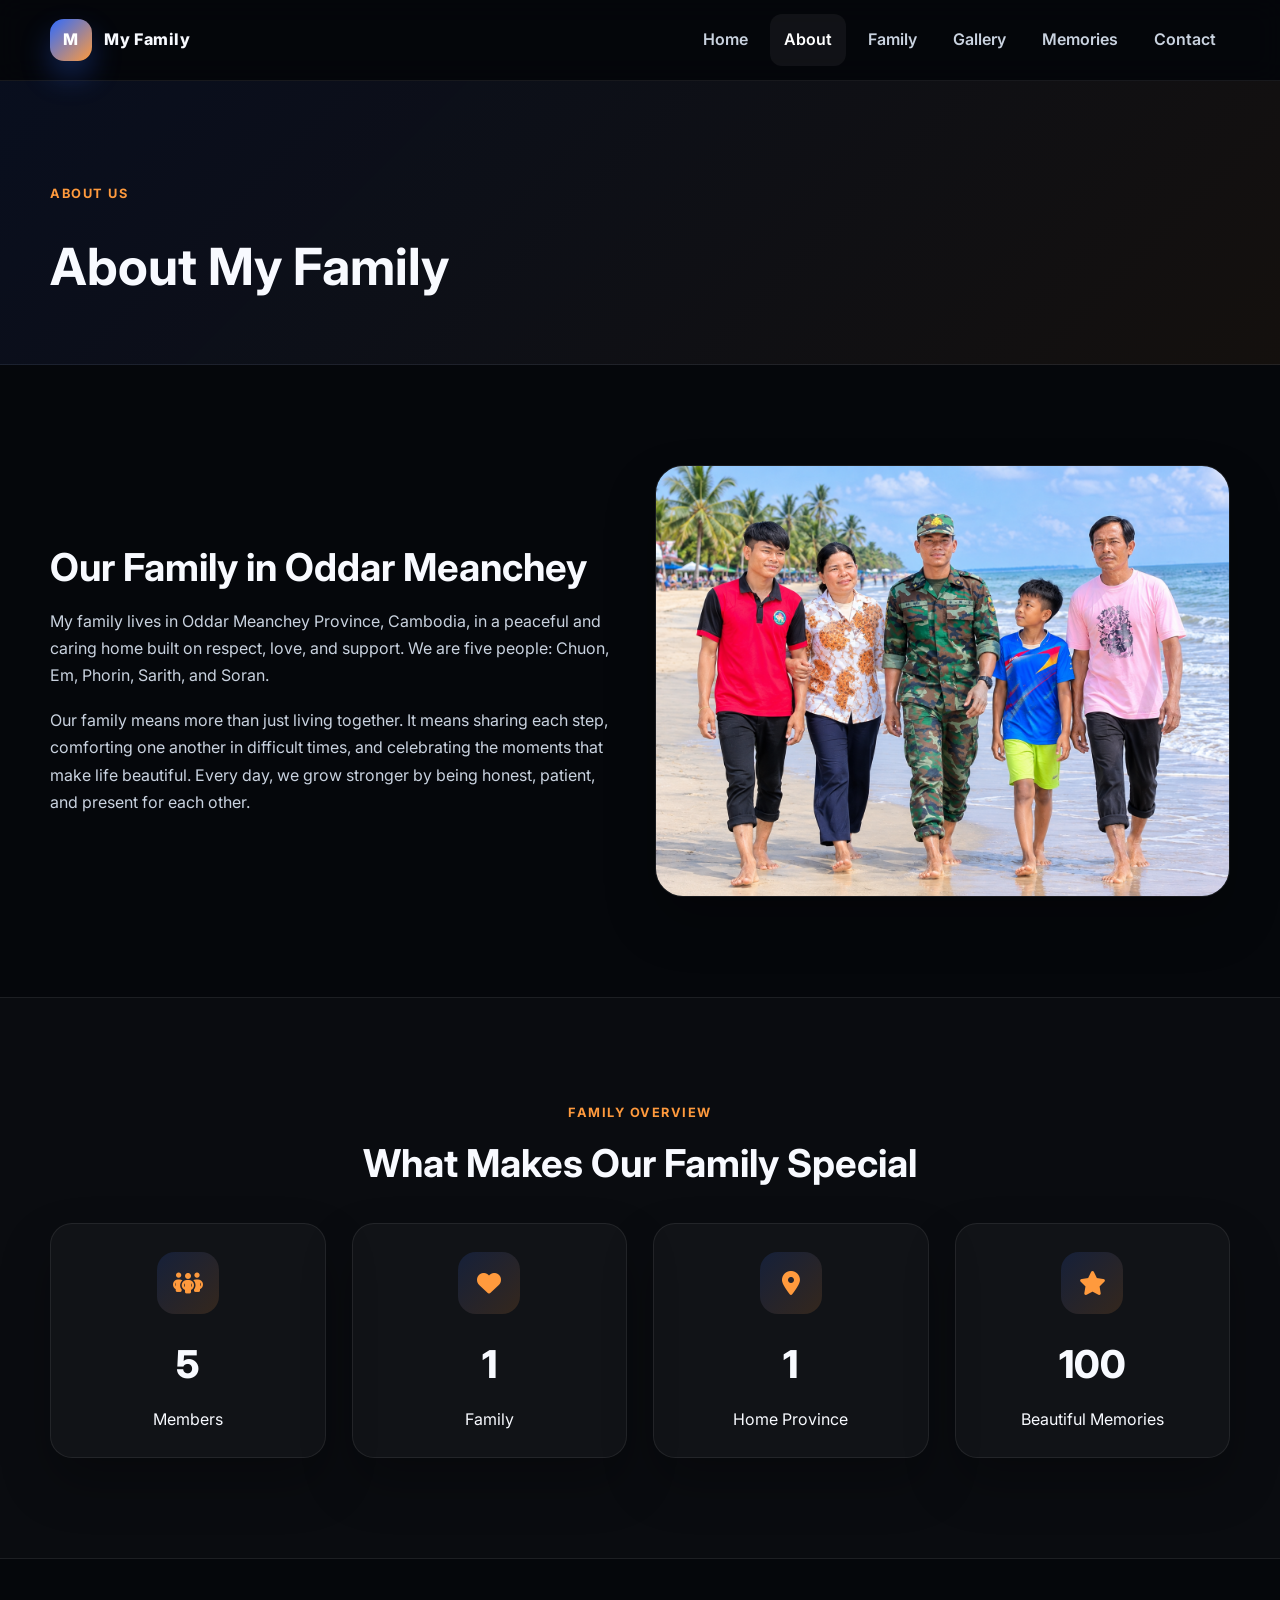
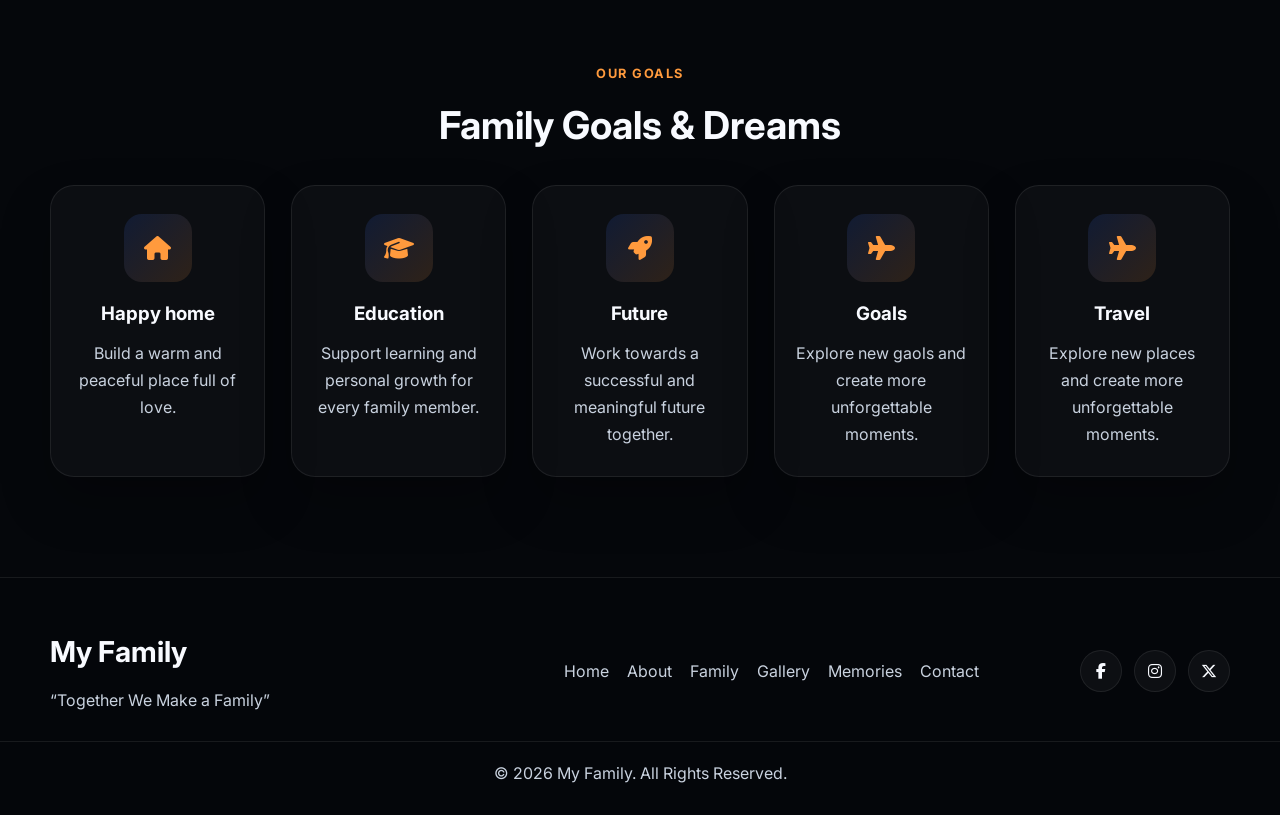
<file: about.html>
<!DOCTYPE html>
<html lang="en">
  <head>
    <meta charset="UTF-8" />
    <meta name="viewport" content="width=device-width, initial-scale=1.0" />
    <meta name="description" content="Learn about My Family, our home in Oddar Meanchey Province, Cambodia, and the values that keep us strong together." />
    <meta name="keywords" content="My Family, family story, Oddar Meanchey, Cambodia, family values" />
    <meta name="author" content="My Family" />
    <title>About My Family | Oddar Meanchey, Cambodia</title>
    <link rel="preconnect" href="https://fonts.googleapis.com" />
    <link rel="preconnect" href="https://fonts.gstatic.com" crossorigin />
    <link href="https://fonts.googleapis.com/css2?family=Inter:wght@400;500;600;700;800;900&display=swap" rel="stylesheet" />
    <link rel="stylesheet" href="https://cdnjs.cloudflare.com/ajax/libs/font-awesome/6.5.2/css/all.min.css" integrity="sha512-DTOQO9RWCH3ppGqcWaEA1BIZOC6xxalwUEQp1BV6G5v8X/4bY0mY7ZM9K3gLwQ9M4F8A==" crossorigin="anonymous" referrerpolicy="no-referrer" />
    <link rel="stylesheet" href="css/style.css" />
    <link rel="icon" type="image/png" href="./photo/happenis.png">
  </head>
  <body data-page="about">
    <header class="site-header">
      <div class="container nav-wrap">
        <a href="index.html" class="brand">
          <span class="brand-mark">M</span>
          <span>My Family</span>
        </a>

        <button class="nav-toggle" aria-label="Open menu" aria-expanded="false">
          <span></span>
          <span></span>
          <span></span>
        </button>

        <nav class="nav-menu" aria-label="Main navigation">
          <a href="index.html">Home</a>
          <a href="about.html" class="active">About</a>
          <a href="family.html">Family</a>
          <a href="gallery.html">Gallery</a>
          <a href="memories.html">Memories</a>
          <a href="contact.html">Contact</a>
        </nav>
      </div>
    </header>

    <main>
      <section class="page-banner">
        <div class="container">
          <span class="eyebrow accent">About us</span>
          <h1>About My Family</h1>
        </div>
      </section>

      <section class="section">
        <div class="container story-grid">
          <div class="story-copy reveal">
            <h2>Our Family in Oddar Meanchey</h2>
            <p>
              My family lives in Oddar Meanchey Province, Cambodia, in a peaceful and caring home built
              on respect, love, and support. We are five people: Chuon, Em, Phorin, Sarith, and Soran.
            </p>
            <p>
              Our family means more than just living together. It means sharing each step, comforting one
              another in difficult times, and celebrating the moments that make life beautiful. Every day,
              we grow stronger by being honest, patient, and present for each other.
            </p>
          </div>
          <div class="story-visual reveal">
            <img src="./photo/travel.png" class="reveal-img" alt="Family story image placeholder" />
          </div>
        </div>
      </section>

      <section class="section section-dark">
        <div class="container">
          <div class="section-head reveal">
            <span class="eyebrow accent">Family overview</span>
            <h2>What Makes Our Family Special</h2>
          </div>
          <div class="stats-grid">
            <article class="stat-card reveal reveal-img">
              <div class="stat-icon"><i class="fa-solid fa-people-group"></i></div>
              <h3 class="stat-number" data-target="5">0</h3>
              <p>Members</p>
            </article>
            <article class="stat-card reveal reveal-img">
              <div class="stat-icon"><i class="fa-solid fa-heart"></i></div>
              <h3 class="stat-number" data-target="1">0</h3>
              <p>Family</p>
            </article>
            <article class="stat-card reveal reveal-img">
              <div class="stat-icon"><i class="fa-solid fa-location-dot"></i></div>
              <h3 class="stat-number" data-target="1">0</h3>
              <p>Home Province</p>
            </article>
            <article class="stat-card reveal reveal-img">
              <div class="stat-icon"><i class="fa-solid fa-star"></i></div>
              <h3 class="stat-number" data-target="100">0</h3>
              <p>Beautiful Memories</p>
            </article>
          </div>
        </div>
      </section>

      <section class="section">
        <div class="container">
          <div class="section-head reveal">
            <span class="eyebrow accent">Our goals</span>
            <h2>Family Goals & Dreams</h2>
          </div>
          <div class="value-grid">
            <div class="value-card reveal reveal-img">
              <i class="fa-solid fa-house"></i>
              <h3>Happy home</h3>
              <p>Build a warm and peaceful place full of love.</p>
            </div>
            <div class="value-card reveal reveal-img">
              <i class="fa-solid fa-graduation-cap"></i>
              <h3>Education</h3>
              <p>Support learning and personal growth for every family member.</p>
            </div>
            <div class="value-card reveal reveal-img">
              <i class="fa-solid fa-rocket"></i>
              <h3>Future</h3>
              <p>Work towards a successful and meaningful future together.</p>
            </div>
            <div class="value-card reveal reveal-img">
              <i class="fa-solid fa-plane"></i>
              <h3>Goals</h3>
              <p>Explore new gaols and create more unforgettable moments.</p>
            </div>
              <div class="value-card reveal reveal-img">
              <i class="fa-solid fa-plane"></i>
              <h3>Travel</h3>
              <p>Explore new places and create more unforgettable moments.</p>
            </div>
          </div>
        </div>
      </section>
    </main>

    <footer class="site-footer">
      <div class="container footer-grid">
        <div>
          <h3>My Family</h3>
          <p>“Together We Make a Family”</p>
        </div>
        <div class="footer-links">
          <a href="index.html">Home</a>
          <a href="about.html">About</a>
          <a href="family.html">Family</a>
          <a href="gallery.html">Gallery</a>
          <a href="memories.html">Memories</a>
          <a href="contact.html">Contact</a>
        </div>
        <div class="socials">
          <a href="#" aria-label="Facebook"><i class="fa-brands fa-facebook-f"></i></a>
          <a href="#" aria-label="Instagram"><i class="fa-brands fa-instagram"></i></a>
          <a href="#" aria-label="X"><i class="fa-brands fa-x-twitter"></i></a>
        </div>
      </div>
      <div class="footer-bottom">© 2026 My Family. All Rights Reserved.</div>
    </footer>

    <button class="back-to-top" aria-label="Back to top"><i class="fa-solid fa-arrow-up"></i></button>
    <script src="js/script.js"></script>
  </body>
</html>
</file>
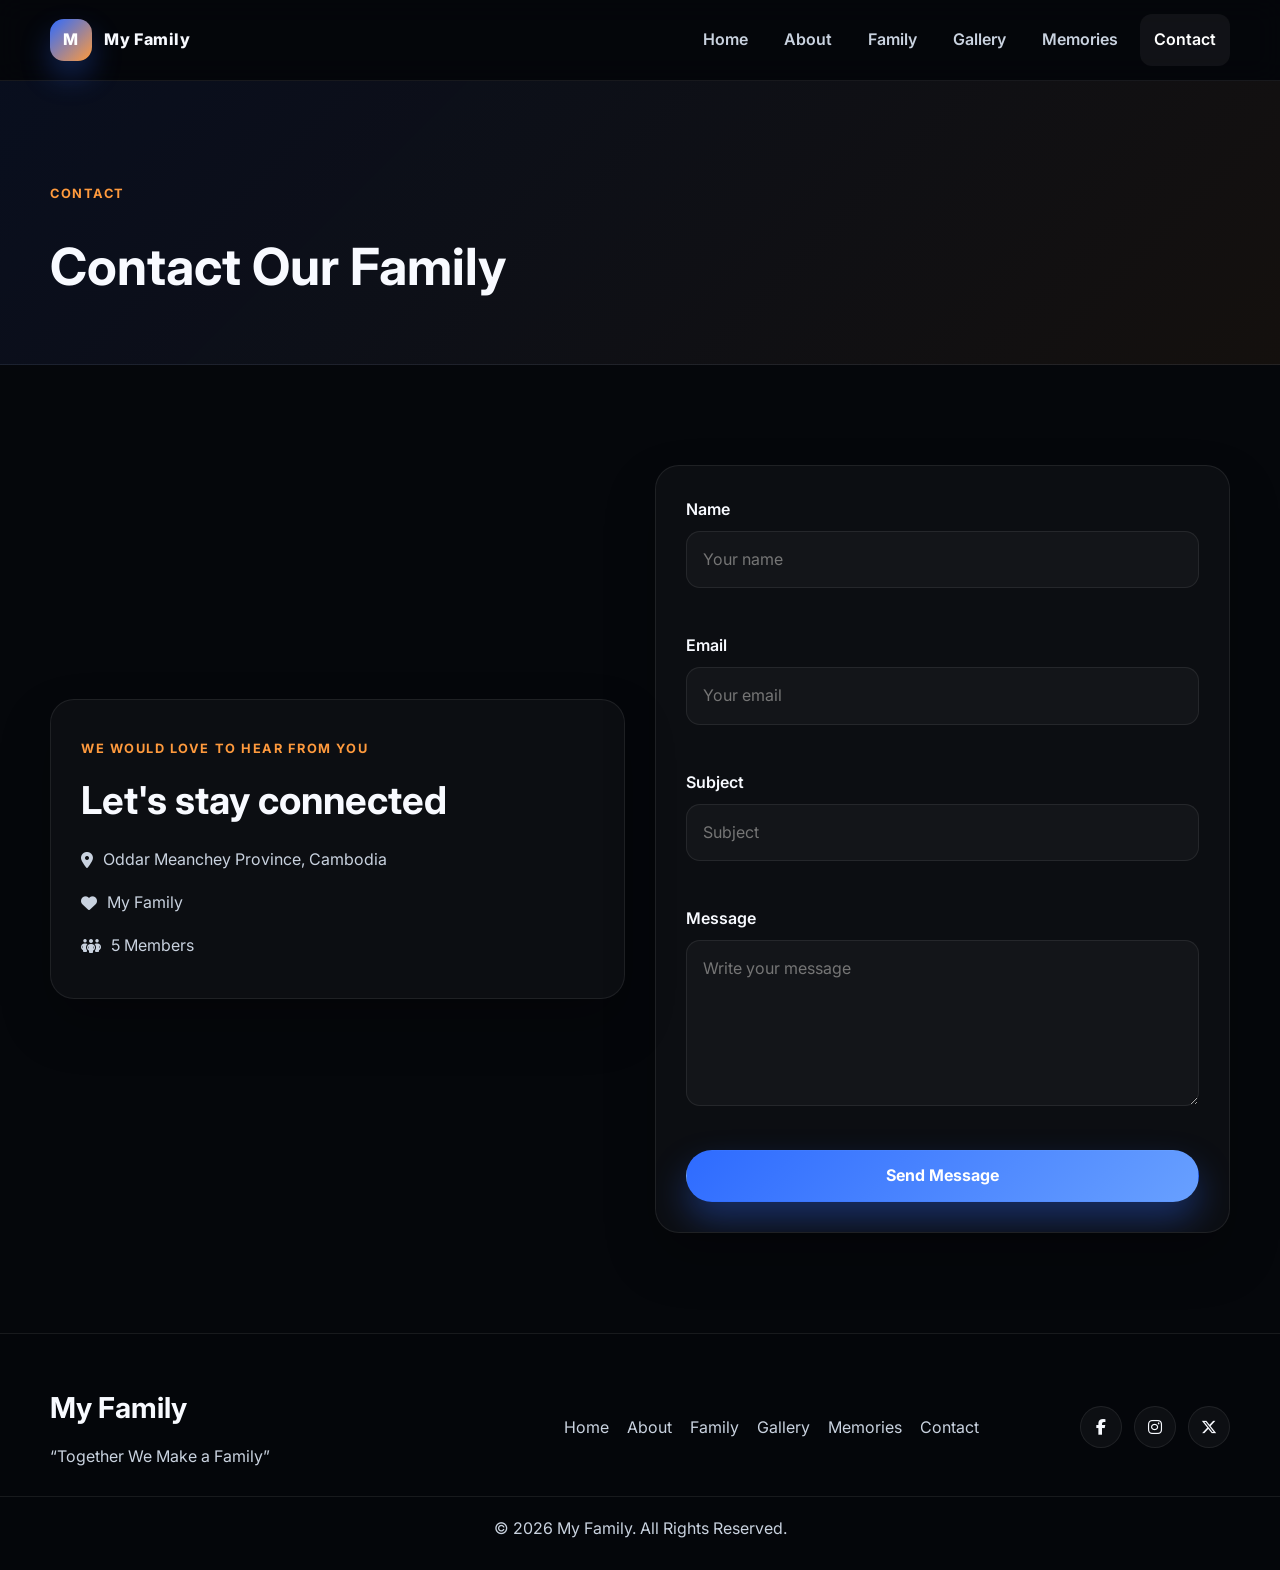
<file: contact.html>
<!DOCTYPE html>
<html lang="en">
  <head>
    <meta charset="UTF-8" />
    <meta name="viewport" content="width=device-width, initial-scale=1.0" />
    <meta name="description" content="Contact My Family and share your thoughts, greetings, or words of support from Oddar Meanchey Province, Cambodia." />
    <meta name="keywords" content="My Family contact, contact form, Cambodia" />
    <meta name="author" content="My Family" />
    <title>Contact | My Family</title>
    <link rel="preconnect" href="https://fonts.googleapis.com" />
    <link rel="preconnect" href="https://fonts.gstatic.com" crossorigin />
    <link href="https://fonts.googleapis.com/css2?family=Inter:wght@400;500;600;700;800;900&display=swap" rel="stylesheet" />
    <link rel="stylesheet" href="https://cdnjs.cloudflare.com/ajax/libs/font-awesome/6.5.2/css/all.min.css" integrity="sha512-DTOQO9RWCH3ppGqcWaEA1BIZOC6xxalwUEQp1BV6G5v8X/4bY0mY7ZM9K3gLwQ9M4F8A==" crossorigin="anonymous" referrerpolicy="no-referrer" />
    <link rel="stylesheet" href="css/style.css" />
    <link rel="icon" type="image/png" href="./photo/happenis.png">
  </head>
  <body data-page="contact">
    <header class="site-header">
      <div class="container nav-wrap">
        <a href="index.html" class="brand">
          <span class="brand-mark">M</span>
          <span>My Family</span>
        </a>

        <button class="nav-toggle" aria-label="Open menu" aria-expanded="false">
          <span></span>
          <span></span>
          <span></span>
        </button>

        <nav class="nav-menu" aria-label="Main navigation">
          <a href="index.html">Home</a>
          <a href="about.html">About</a>
          <a href="family.html">Family</a>
          <a href="gallery.html">Gallery</a>
          <a href="memories.html">Memories</a>
          <a href="contact.html" class="active">Contact</a>
        </nav>
      </div>
    </header>

    <main>
      <section class="page-banner">
        <div class="container">
          <span class="eyebrow accent">Contact</span>
          <h1>Contact Our Family</h1>
        </div>
      </section>

      <section class="section">
        <div class="container contact-layout">
          <div class="contact-card reveal">
            <span class="eyebrow accent">We would love to hear from you</span>
            <h2>Let's stay connected</h2>
            <ul class="contact-list">
              <li><i class="fa-solid fa-location-dot"></i> Oddar Meanchey Province, Cambodia</li>
              <li><i class="fa-solid fa-heart"></i> My Family</li>
              <li><i class="fa-solid fa-people-group"></i> 5 Members</li>
            </ul>
          </div>

          <form class="contact-form reveal" id="contactForm" novalidate>
            <div class="input-group">
              <label for="name">Name</label>
              <input id="name" name="name" type="text" placeholder="Your name" required />
              <small class="error-message"></small>
            </div>
            <div class="input-group">
              <label for="email">Email</label>
              <input id="email" name="email" type="email" placeholder="Your email" required />
              <small class="error-message"></small>
            </div>
            <div class="input-group">
              <label for="subject">Subject</label>
              <input id="subject" name="subject" type="text" placeholder="Subject" required />
              <small class="error-message"></small>
            </div>
            <div class="input-group">
              <label for="message">Message</label>
              <textarea id="message" name="message" rows="5" placeholder="Write your message" required></textarea>
              <small class="error-message"></small>
            </div>
            <button type="submit" class="btn btn-primary">Send Message</button>
          </form>
        </div>
      </section>
    </main>

    <footer class="site-footer">
      <div class="container footer-grid">
        <div>
          <h3>My Family</h3>
          <p>“Together We Make a Family”</p>
        </div>
        <div class="footer-links">
          <a href="index.html">Home</a>
          <a href="about.html">About</a>
          <a href="family.html">Family</a>
          <a href="gallery.html">Gallery</a>
          <a href="memories.html">Memories</a>
          <a href="contact.html">Contact</a>
        </div>
        <div class="socials">
          <a href="#" aria-label="Facebook"><i class="fa-brands fa-facebook-f"></i></a>
          <a href="#" aria-label="Instagram"><i class="fa-brands fa-instagram"></i></a>
          <a href="#" aria-label="X"><i class="fa-brands fa-x-twitter"></i></a>
        </div>
      </div>
      <div class="footer-bottom">© 2026 My Family. All Rights Reserved.</div>
    </footer>

    <button class="back-to-top" aria-label="Back to top"><i class="fa-solid fa-arrow-up"></i></button>
    <script src="js/script.js"></script>
  </body>
</html>
</file>
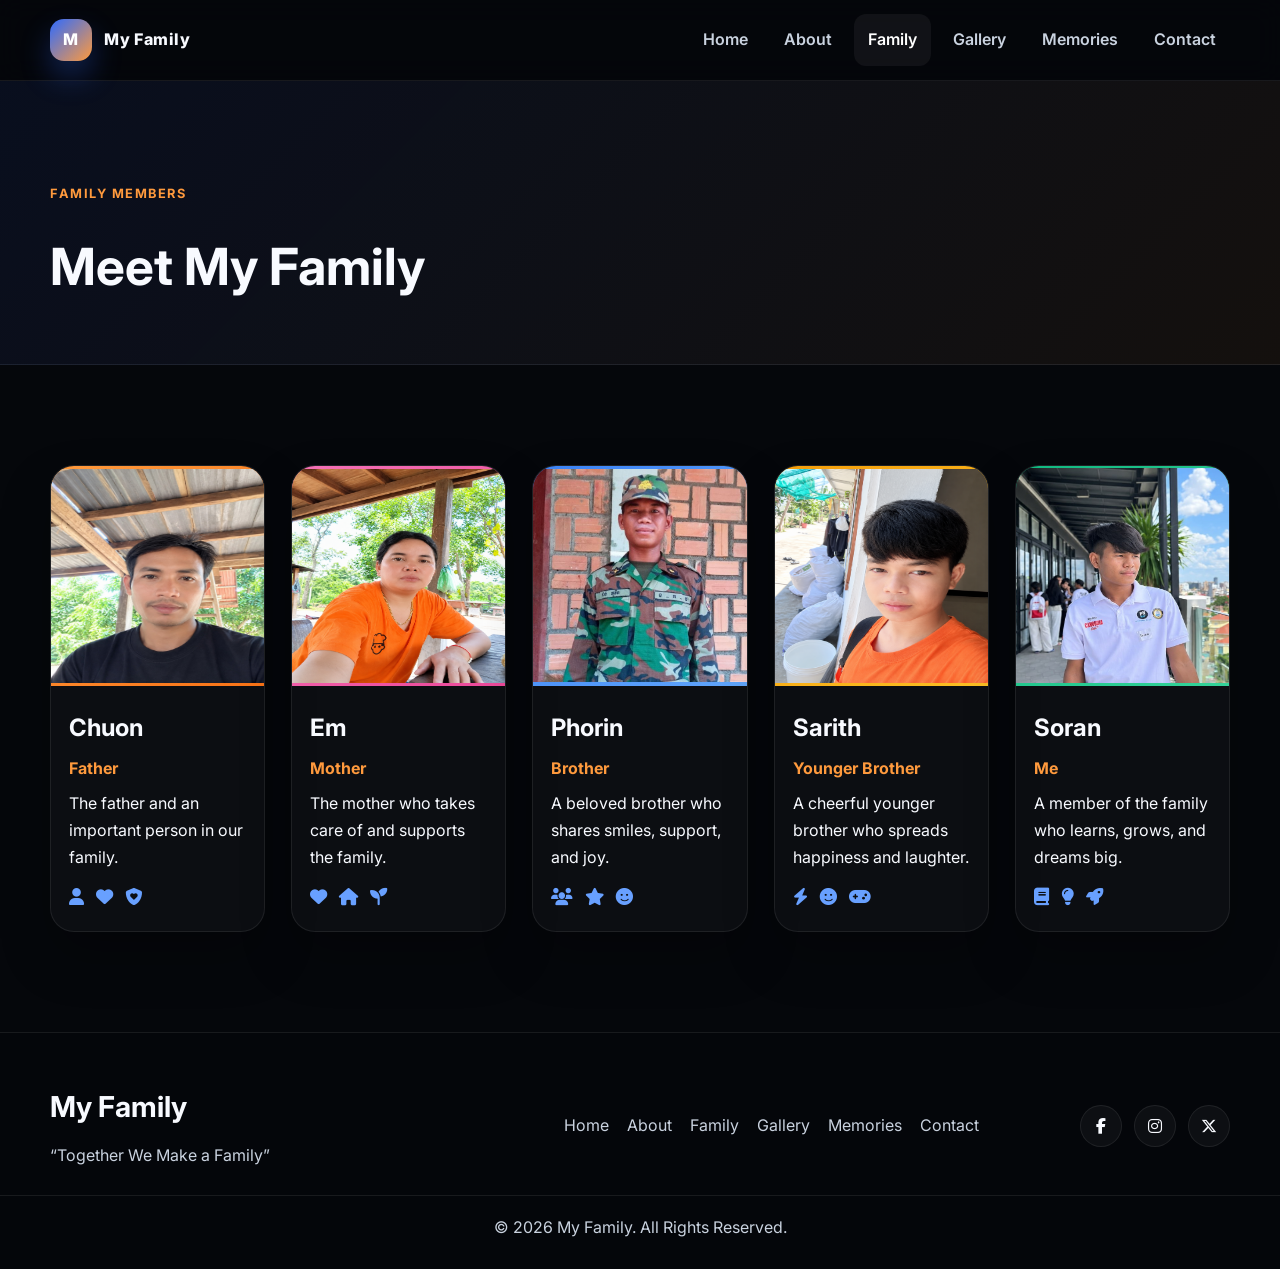
<file: family.html>
<!DOCTYPE html>
<html lang="en">
  <head>
    <meta charset="UTF-8" />
    <meta name="viewport" content="width=device-width, initial-scale=1.0" />
    <meta name="description" content="Meet the members of My Family: Chuon, Em, Phorin, Sarith, and Soran from Oddar Meanchey Province, Cambodia." />
    <meta name="keywords" content="My Family, family members, Chuon, Em, Phorin, Sarith, Soran, Cambodia" />
    <meta name="author" content="My Family" />
    <title>Family Members | My Family</title>
    <link rel="preconnect" href="https://fonts.googleapis.com" />
    <link rel="preconnect" href="https://fonts.gstatic.com" crossorigin />
    <link href="https://fonts.googleapis.com/css2?family=Inter:wght@400;500;600;700;800;900&display=swap" rel="stylesheet" />
    <link rel="stylesheet" href="https://cdnjs.cloudflare.com/ajax/libs/font-awesome/6.5.2/css/all.min.css" integrity="sha512-DTOQO9RWCH3ppGqcWaEA1BIZOC6xxalwUEQp1BV6G5v8X/4bY0mY7ZM9K3gLwQ9M4F8A==" crossorigin="anonymous" referrerpolicy="no-referrer" />
    <link rel="stylesheet" href="css/style.css" />
    <link rel="icon" type="image/png" href="./photo/happenis.png">
  </head>
  <body data-page="family">
    <header class="site-header">
      <div class="container nav-wrap">
        <a href="index.html" class="brand">
          <span class="brand-mark">M</span>
          <span>My Family</span>
        </a>

        <button class="nav-toggle" aria-label="Open menu" aria-expanded="false">
          <span></span>
          <span></span>
          <span></span>
        </button>

        <nav class="nav-menu" aria-label="Main navigation">
          <a href="index.html">Home</a>
          <a href="about.html">About</a>
          <a href="family.html" class="active">Family</a>
          <a href="gallery.html">Gallery</a>
          <a href="memories.html">Memories</a>
          <a href="contact.html">Contact</a>
        </nav>
      </div>
    </header>

    <main>
      <section class="page-banner">
        <div class="container">
          <span class="eyebrow accent">Family members</span>
          <h1>Meet My Family</h1>
        </div>
      </section>

      <section class="section">
        <div class="container">
          <div class="member-grid large-grid">
            <article class="member-card reveal reveal-img">
              <div class="member-image gradient-one"><span><img src="./photo/father.png" alt="father" height="214" width="215"></span></div>
              <div class="member-content">
                <h3>Chuon</h3>
                <p class="role">Father</p>
                <p>The father and an important person in our family.</p>
                <div class="member-icons">
                  <i class="fa-solid fa-user"></i>
                  <i class="fa-solid fa-heart"></i>
                  <i class="fa-solid fa-shield-heart"></i>
                </div>
              </div>
            </article>

            <article class="member-card reveal reveal-img">
              <div class="member-image gradient-two"><span><img src="./photo/mother.png" alt="mother" height="214" width="215"></span></div>
              <div class="member-content">
                <h3>Em</h3>
                <p class="role">Mother</p>
                <p>The mother who takes care of and supports the family.</p>
                <div class="member-icons">
                  <i class="fa-solid fa-heart"></i>
                  <i class="fa-solid fa-house"></i>
                  <i class="fa-solid fa-seedling"></i>
                </div>
              </div>
            </article>

            <article class="member-card reveal reveal-img">
              <div class="member-image gradient-three"><span><img src="./photo/brother.png" alt="Brother"></span></div>
              <div class="member-content">
                <h3>Phorin</h3>
                <p class="role">Brother</p>
                <p>A beloved brother who shares smiles, support, and joy.</p>
                <div class="member-icons">
                  <i class="fa-solid fa-users"></i>
                  <i class="fa-solid fa-star"></i>
                  <i class="fa-solid fa-smile"></i>
                </div>
              </div>
            </article>

            <article class="member-card reveal reveal-img">
              <div class="member-image gradient-four"><span><img src="./photo/younger.png" alt="younger brother" height="214" width="214"></span></div>
              <div class="member-content">
                <h3>Sarith</h3>
                <p class="role">Younger Brother</p>
                <p>A cheerful younger brother who spreads happiness and laughter.</p>
                <div class="member-icons">
                  <i class="fa-solid fa-bolt"></i>
                  <i class="fa-solid fa-face-smile"></i>
                  <i class="fa-solid fa-gamepad"></i>
                </div>
              </div>
            </article>

            <article class="member-card reveal reveal-img">
              <div class="member-image gradient-five"><span><img src="./photo/soran.jpg" alt="soran" height="215" width="215"></span></div>
              <div class="member-content">
                <h3>Soran</h3>
                <p class="role">Me</p>
                <p>A member of the family who learns, grows, and dreams big.</p>
                <div class="member-icons">
                  <i class="fa-solid fa-book"></i>
                  <i class="fa-solid fa-lightbulb"></i>
                  <i class="fa-solid fa-rocket"></i>
                </div>
              </div>
            </article>
          </div>
        </div>
      </section>
    </main>

    <footer class="site-footer">
      <div class="container footer-grid">
        <div>
          <h3>My Family</h3>
          <p>“Together We Make a Family”</p>
        </div>
        <div class="footer-links">
          <a href="index.html">Home</a>
          <a href="about.html">About</a>
          <a href="family.html">Family</a>
          <a href="gallery.html">Gallery</a>
          <a href="memories.html">Memories</a>
          <a href="contact.html">Contact</a>
        </div>
        <div class="socials">
          <a href="#" aria-label="Facebook"><i class="fa-brands fa-facebook-f"></i></a>
          <a href="#" aria-label="Instagram"><i class="fa-brands fa-instagram"></i></a>
          <a href="#" aria-label="X"><i class="fa-brands fa-x-twitter"></i></a>
        </div>
      </div>
      <div class="footer-bottom">© 2026 My Family. All Rights Reserved.</div>
    </footer>

    <button class="back-to-top" aria-label="Back to top"><i class="fa-solid fa-arrow-up"></i></button>
    <script src="js/script.js"></script>
  </body>
</html>
</file>
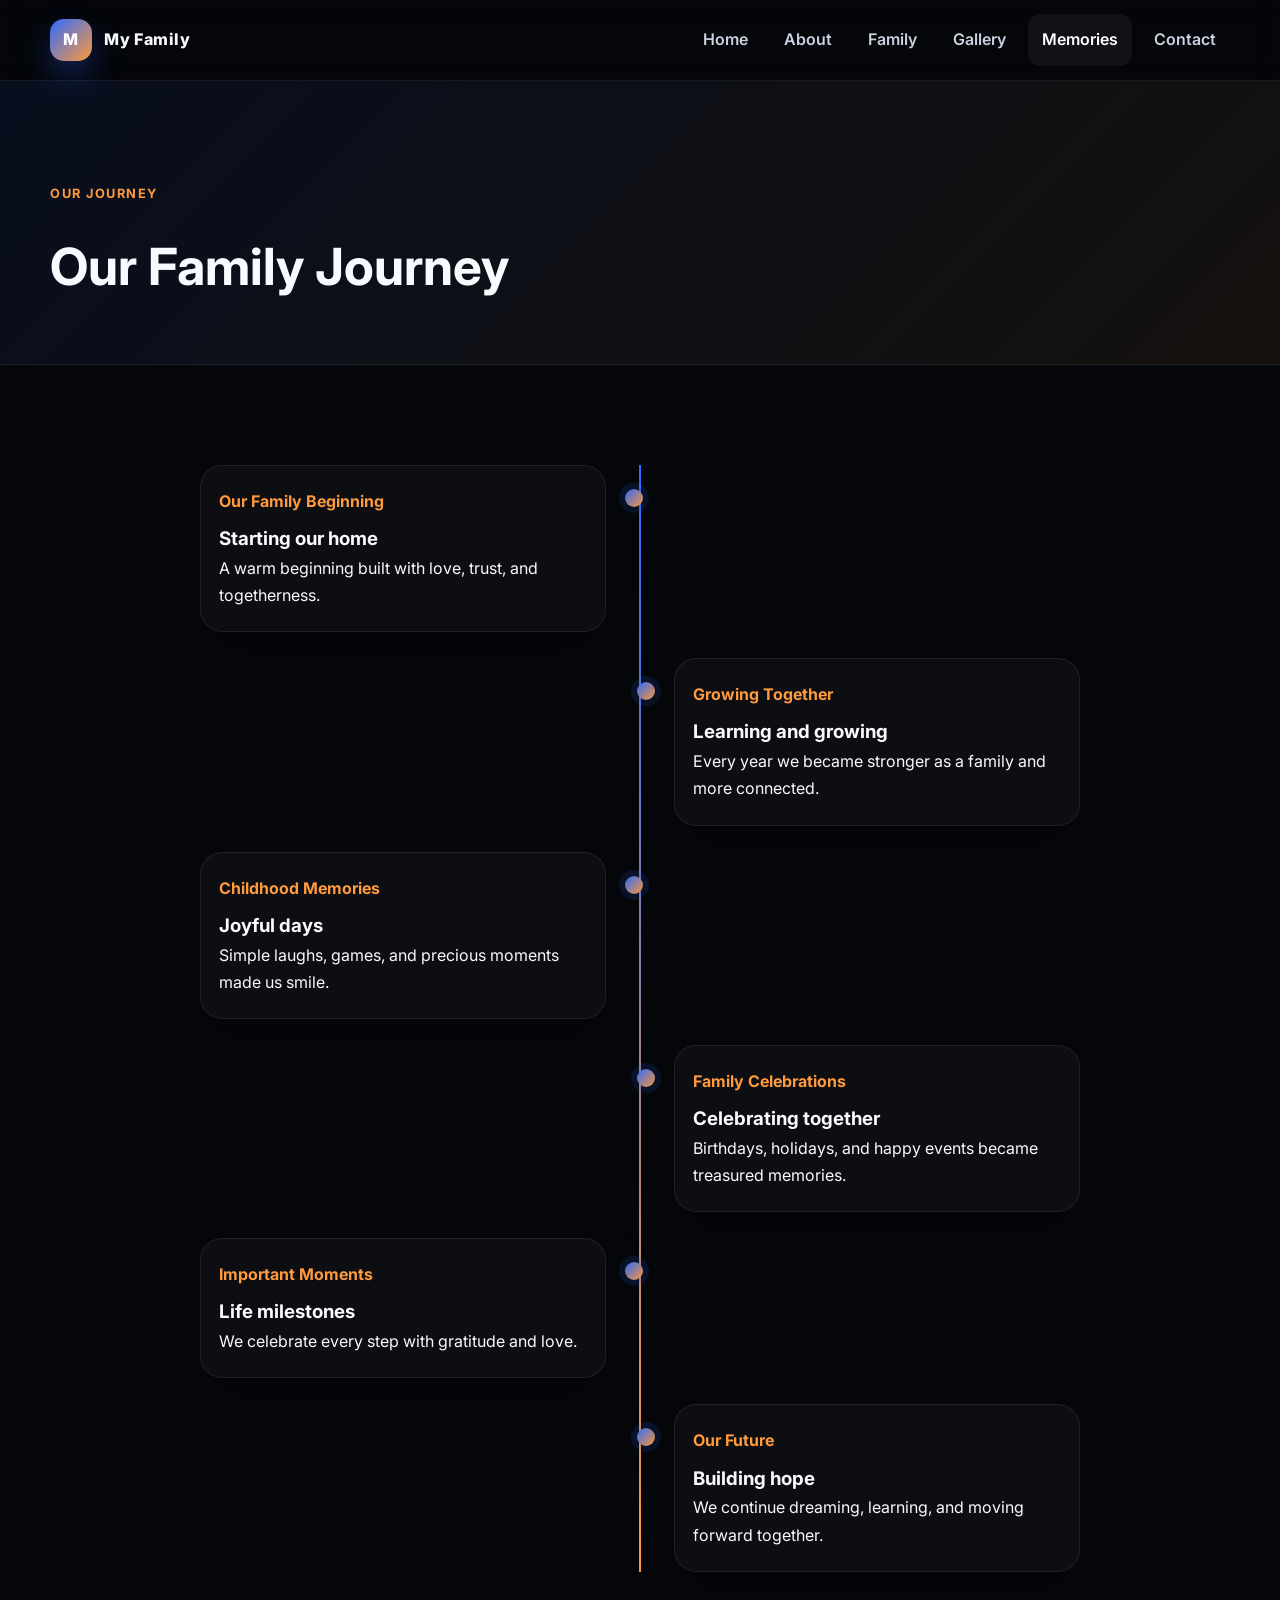
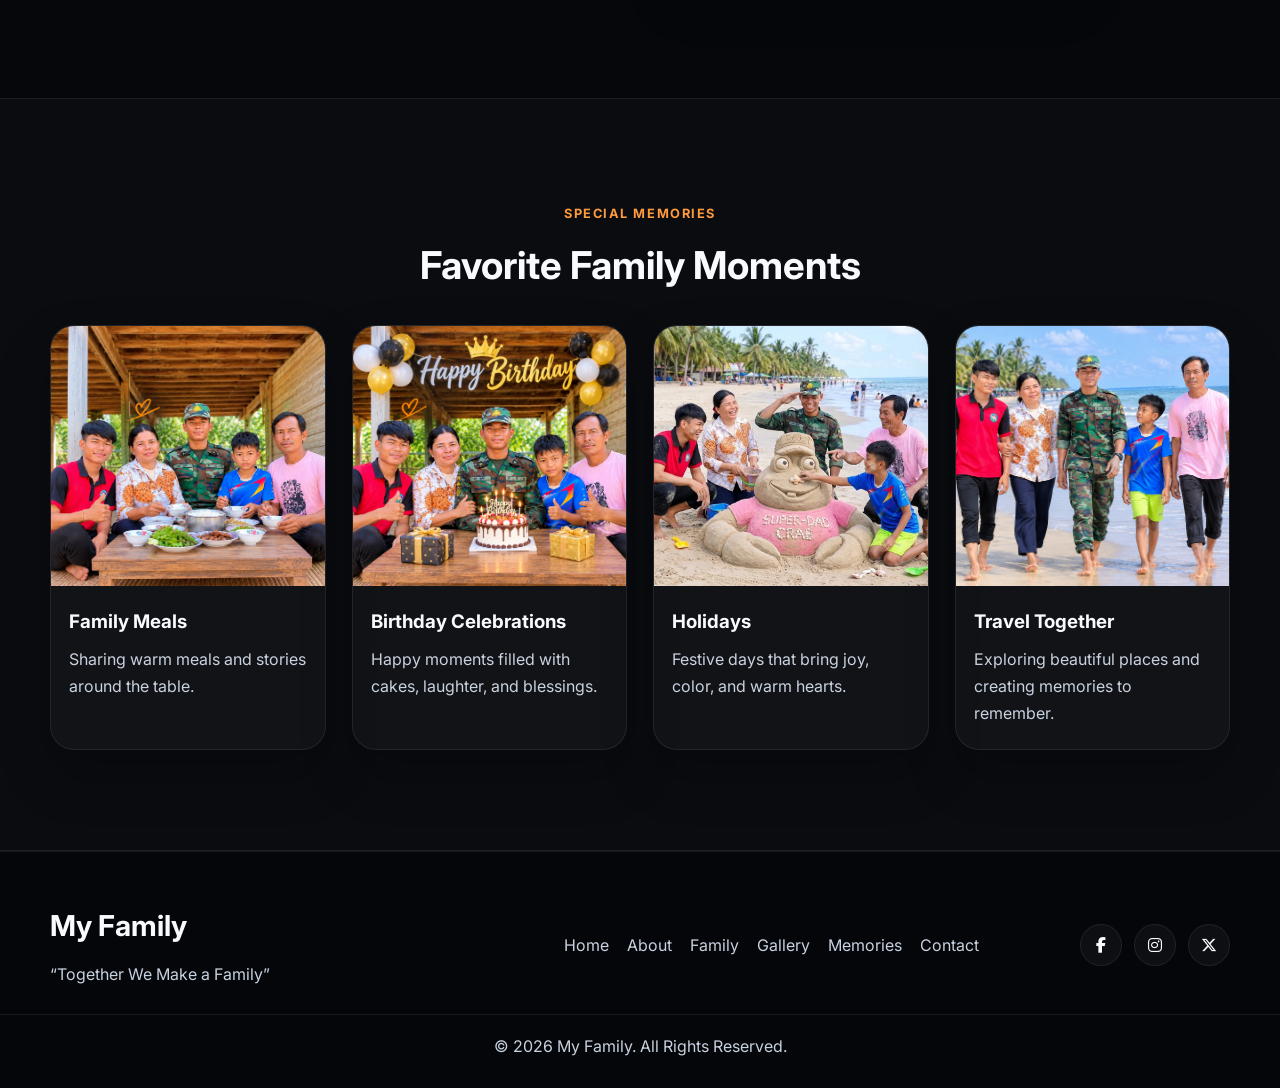
<file: memories.html>
<!DOCTYPE html>
<html lang="en">
  <head>
    <meta charset="UTF-8" />
    <meta name="viewport" content="width=device-width, initial-scale=1.0" />
    <meta name="description" content="A collection of family memories from My Family, celebrating our journey, celebrations, and special moments in Cambodia." />
    <meta name="keywords" content="My Family memories, family timeline, family celebrations, Cambodia" />
    <meta name="author" content="My Family" />
    <title>Memories | My Family</title>
    <link rel="preconnect" href="https://fonts.googleapis.com" />
    <link rel="preconnect" href="https://fonts.gstatic.com" crossorigin />
    <link href="https://fonts.googleapis.com/css2?family=Inter:wght@400;500;600;700;800;900&display=swap" rel="stylesheet" />
    <link rel="stylesheet" href="https://cdnjs.cloudflare.com/ajax/libs/font-awesome/6.5.2/css/all.min.css" integrity="sha512-DTOQO9RWCH3ppGqcWaEA1BIZOC6xxalwUEQp1BV6G5v8X/4bY0mY7ZM9K3gLwQ9M4F8A==" crossorigin="anonymous" referrerpolicy="no-referrer" />
    <link rel="stylesheet" href="css/style.css" />
    <link rel="icon" type="image/png" href="./photo/happenis.png">
  </head>
  <body data-page="memories">
    <header class="site-header">
      <div class="container nav-wrap">
        <a href="index.html" class="brand">
          <span class="brand-mark">M</span>
          <span>My Family</span>
        </a>

        <button class="nav-toggle" aria-label="Open menu" aria-expanded="false">
          <span></span>
          <span></span>
          <span></span>
        </button>

        <nav class="nav-menu" aria-label="Main navigation">
          <a href="index.html">Home</a>
          <a href="about.html">About</a>
          <a href="family.html">Family</a>
          <a href="gallery.html">Gallery</a>
          <a href="memories.html" class="active">Memories</a>
          <a href="contact.html">Contact</a>
        </nav>
      </div>
    </header>

    <main>
      <section class="page-banner">
        <div class="container">
          <span class="eyebrow accent">Our journey</span>
          <h1>Our Family Journey</h1>
        </div>
      </section>

      <section class="section">
        <div class="container">
          <div class="timeline reveal">
            <div class="timeline-item">
              <div class="timeline-card">
                <span class="timeline-year">Our Family Beginning</span>
                <h3>Starting our home</h3>
                <p>A warm beginning built with love, trust, and togetherness.</p>
              </div>
            </div>
            <div class="timeline-item">
              <div class="timeline-card">
                <span class="timeline-year">Growing Together</span>
                <h3>Learning and growing</h3>
                <p>Every year we became stronger as a family and more connected.</p>
              </div>
            </div>
            <div class="timeline-item">
              <div class="timeline-card">
                <span class="timeline-year">Childhood Memories</span>
                <h3>Joyful days</h3>
                <p>Simple laughs, games, and precious moments made us smile.</p>
              </div>
            </div>
            <div class="timeline-item">
              <div class="timeline-card">
                <span class="timeline-year">Family Celebrations</span>
                <h3>Celebrating together</h3>
                <p>Birthdays, holidays, and happy events became treasured memories.</p>
              </div>
            </div>
            <div class="timeline-item">
              <div class="timeline-card">
                <span class="timeline-year">Important Moments</span>
                <h3>Life milestones</h3>
                <p>We celebrate every step with gratitude and love.</p>
              </div>
            </div>
            <div class="timeline-item">
              <div class="timeline-card">
                <span class="timeline-year">Our Future</span>
                <h3>Building hope</h3>
                <p>We continue dreaming, learning, and moving forward together.</p>
              </div>
            </div>
          </div>
        </div>
      </section>

      <section class="section section-dark">
        <div class="container">
          <div class="section-head reveal">
            <span class="eyebrow accent">Special memories</span>
            <h2>Favorite Family Moments</h2>
          </div>
          <div class="memory-grid">
            <article class="memory-card reveal reveal-img">
              <img src="./photo/happenis.png" alt="Family meal memory" />
              <div class="memory-body">
                <h3>Family Meals</h3>
                <p>Sharing warm meals and stories around the table.</p>
              </div>
            </article>
            <article class="memory-card reveal reveal-img">
              <img src="./photo/HBD.png" alt="Birthday memory" />
              <div class="memory-body">
                <h3>Birthday Celebrations</h3>
                <p>Happy moments filled with cakes, laughter, and blessings.</p>
              </div>
            </article>
            <article class="memory-card reveal reveal-img">
              <img src="./photo/funny.png" alt="Holiday memory" />
              <div class="memory-body">
                <h3>Holidays</h3>
                <p>Festive days that bring joy, color, and warm hearts.</p>
              </div>
            </article>
            <article class="memory-card reveal reveal-img">
              <img src="./photo/travel.png" alt="Travel memory" />
              <div class="memory-body">
                <h3>Travel Together</h3>
                <p>Exploring beautiful places and creating memories to remember.</p>
              </div>
            </article>
          </div>
        </div>
      </section>
    </main>

    <footer class="site-footer">
      <div class="container footer-grid">
        <div>
          <h3>My Family</h3>
          <p>“Together We Make a Family”</p>
        </div>
        <div class="footer-links">
          <a href="index.html">Home</a>
          <a href="about.html">About</a>
          <a href="family.html">Family</a>
          <a href="gallery.html">Gallery</a>
          <a href="memories.html">Memories</a>
          <a href="contact.html">Contact</a>
        </div>
        <div class="socials">
          <a href="#" aria-label="Facebook"><i class="fa-brands fa-facebook-f"></i></a>
          <a href="#" aria-label="Instagram"><i class="fa-brands fa-instagram"></i></a>
          <a href="#" aria-label="X"><i class="fa-brands fa-x-twitter"></i></a>
        </div>
      </div>
      <div class="footer-bottom">© 2026 My Family. All Rights Reserved.</div>
    </footer>

    <button class="back-to-top" aria-label="Back to top"><i class="fa-solid fa-arrow-up"></i></button>
    <script src="js/script.js"></script>
  </body>
</html>
</file>
<file: css/style.css>
:root {
  --bg: #05070b;
  --bg-soft: #0f1722;
  --panel: rgba(17, 24, 39, 0.86);
  --panel-strong: #121b27;
  --card: rgba(255, 255, 255, 0.04);
  --text: #f8faff;
  --muted: #c9d2df;
  --primary: #2e6bff;
  --primary-2: #68a0ff;
  --accent: #ff9a3d;
  --accent-soft: rgba(255, 154, 61, 0.12);
  --border: rgba(255, 255, 255, 0.08);
  --shadow: 0 25px 50px rgba(0, 0, 0, 0.25);
  --container: 1180px;
}

* {
  margin: 0;
  padding: 0;
  box-sizing: border-box;
}

html {
  scroll-behavior: smooth;
}

body {
  font-family: "Inter", sans-serif;
  background: var(--bg);
  color: var(--text);
  line-height: 1.7;
}

img {
  max-width: 100%;
  display: block;
}

a {
  color: inherit;
  text-decoration: none;
}

button,
input,
textarea {
  font: inherit;
}

.container {
  width: min(var(--container), calc(100% - 32px));
  margin: 0 auto;
}

.section {
  padding: 100px 0;
}

.section-dark {
  background: rgba(255, 255, 255, 0.02);
  border-top: 1px solid var(--border);
  border-bottom: 1px solid var(--border);
}

.section-accent {
  background: rgba(46, 107, 255, 0.04);
}

.eyebrow {
  display: inline-block;
  font-size: 0.8rem;
  letter-spacing: 0.12em;
  text-transform: uppercase;
  color: var(--accent);
  font-weight: 700;
  margin-bottom: 18px;
}

.typewriter::after {
  content: "";
  display: inline-block;
  height: 1em;
  margin-left: 3px;
  border-right: 2px solid var(--accent);
  vertical-align: text-bottom;
  animation: typewriter-caret 0.75s step-end infinite;
}

.typewriter {
  letter-spacing: normal;
  text-transform: none;
}

.site-intro {
  position: fixed;
  inset: 0;
  z-index: 1000;
  display: grid;
  place-items: center;
  padding: 20px;
  background: #080b14;
  transition: opacity 0.5s ease, visibility 0s linear 0.5s;
}

.site-intro.is-hidden {
  opacity: 0;
  visibility: hidden;
  pointer-events: none;
}

.site-intro-card {
  display: flex;
  align-items: center;
  justify-content: center;
  flex-wrap: wrap;
  gap: 20px;
  max-width: 100%;
  padding: 20px 30px;
  border: 1px solid rgba(167, 139, 250, 0.16);
  border-radius: 16px;
  background: rgba(15, 18, 31, 0.85);
  box-shadow: 0 0 40px rgba(139, 92, 246, 0.08);
  font-family: Consolas, "Courier New", monospace;
  font-size: clamp(0.88rem, 2.5vw, 1.1rem);
  font-weight: 600;
  line-height: 1.5;
  text-align: center;
}

.site-intro-brand {
  color: #00c995;
}

.site-intro-message {
  color: #a78bfa;
}

.site-intro-message::after {
  content: "";
  display: inline-block;
  height: 1em;
  margin-left: 3px;
  border-right: 2px solid #a78bfa;
  vertical-align: text-bottom;
  animation: typewriter-caret 0.75s step-end infinite;
}

@keyframes typewriter-caret {
  50% {
    opacity: 0;
  }
}

.accent {
  color: var(--accent);
}

.section-head {
  margin-bottom: 38px;
  text-align: center;
}

.section-head h2,
.story-copy h2,
.contact-card h2 {
  font-size: clamp(2rem, 3vw, 3rem);
  line-height: 1.15;
}

.btn {
  display: inline-flex;
  align-items: center;
  justify-content: center;
  min-height: 52px;
  border-radius: 999px;
  padding: 0 28px;
  font-weight: 700;
  border: 1px solid transparent;
  transition: transform 0.3s ease, box-shadow 0.3s ease, background 0.3s ease;
}

.btn:hover {
  transform: translateY(-2px);
}

.btn-primary {
  background: linear-gradient(135deg, var(--primary), var(--primary-2));
  color: white;
  box-shadow: 0 18px 35px rgba(46, 107, 255, 0.35);
}

.btn-secondary {
  border-color: var(--border);
  background: rgba(255, 255, 255, 0.04);
  color: var(--text);
}

.site-header {
  position: sticky;
  top: 0;
  z-index: 80;
  backdrop-filter: blur(14px);
  background: rgba(5, 7, 11, 0.7);
  border-bottom: 1px solid var(--border);
}

.nav-wrap {
  display: flex;
  align-items: center;
  justify-content: space-between;
  min-height: 80px;
}

.brand {
  display: inline-flex;
  align-items: center;
  gap: 12px;
  font-weight: 800;
  letter-spacing: 0.04em;
}

.brand-mark {
  width: 42px;
  height: 42px;
  display: grid;
  place-items: center;
  border-radius: 14px;
  background: linear-gradient(135deg, var(--primary), var(--accent));
  color: white;
  box-shadow: 0 15px 30px rgba(46, 107, 255, 0.3);
}

.nav-menu {
  display: flex;
  align-items: center;
  gap: 8px;
}

.nav-menu a {
  position: relative;
  padding: 12px 14px;
  border-radius: 12px;
  color: var(--muted);
  font-weight: 600;
  transition: color 0.25s ease, background 0.25s ease;
}

.nav-menu a:hover,
.nav-menu a.active {
  color: white;
  background: rgba(255, 255, 255, 0.05);
}

.nav-toggle {
  display: none;
  width: 46px;
  height: 46px;
  background: rgba(255, 255, 255, 0.04);
  border: 1px solid var(--border);
  border-radius: 12px;
  cursor: pointer;
  flex-direction: column;
  justify-content: center;
  gap: 5px;
  align-items: center;
}

.nav-toggle span {
  width: 22px;
  height: 2px;
  background: var(--text);
  border-radius: 100px;
}

.hero {
  position: relative;
  padding: 92px 0 70px;
  background:
    linear-gradient(135deg, rgba(0, 0, 0, 0.82), rgba(9, 15, 23, 0.6)),
    url("https://images.unsplash.com/photo-1511895426328-dc8714191300?auto=format&fit=crop&w=1400&q=80") center/cover no-repeat;
}

.hero-overlay {
  position: absolute;
  inset: 0;
  background: radial-gradient(circle at top right, rgba(46, 107, 255, 0.18), transparent 30%),
    radial-gradient(circle at bottom left, rgba(255, 154, 61, 0.15), transparent 35%);
}

.hero-grid {
  position: relative;
  display: grid;
  grid-template-columns: 1.1fr 0.9fr;
  align-items: center;
  gap: 36px;
}

.hero-copy {
  position: relative;
  z-index: 1;
}

.hero-copy h1 {
  font-size: clamp(2.8rem, 5vw, 5.3rem);
  line-height: 1;
  margin-bottom: 10px;
  letter-spacing: 0.04em;
}

.hero-copy h2 {
  font-size: clamp(1.4rem, 2vw, 2.2rem);
  margin-bottom: 18px;
}

.hero-copy p {
  max-width: 620px;
  color: var(--muted);
  font-size: 1.06rem;
}

.hero-meta {
  display: flex;
  flex-wrap: wrap;
  gap: 18px;
  margin: 28px 0 26px;
  color: var(--muted);
}

.hero-meta span {
  display: inline-flex;
  align-items: center;
  gap: 8px;
}

.hero-actions {
  display: flex;
  flex-wrap: wrap;
  gap: 18px;
}

.hero-visual {
  position: relative;
  z-index: 1;
}

.family-photo-card {
  position: relative;
  border-radius: 28px;
  overflow: hidden;
  border: 1px solid var(--border);
  box-shadow: var(--shadow);
  background: rgba(255, 255, 255, 0.03);
  padding: 18px;
}

.family-photo-card::after {
  content: "";
  position: absolute;
  inset: 14px;
  border: 1px solid rgba(255, 255, 255, 0.1);
  border-radius: 22px;
}

.family-photo-card img {
  width: 100%;
  height: 560px;
  object-fit: cover;
  border-radius: 22px;
}

.stats-grid,
.member-grid,
.value-grid,
.feature-grid,
.memory-grid {
  display: grid;
  gap: 26px;
}

.stats-grid {
  grid-template-columns: repeat(4, minmax(0, 1fr));
}

.stat-card {
  background: rgba(255, 255, 255, 0.03);
  border: 1px solid var(--border);
  border-radius: 22px;
  padding: 28px 20px 24px;
  text-align: center;
  box-shadow: var(--shadow);
  transition: transform 0.3s ease, border-color 0.3s ease;
}

.stat-card:hover,
.member-card:hover,
.value-card:hover,
.feature-card:hover,
.memory-card:hover {
  transform: translateY(-8px);
  border-color: rgba(46, 107, 255, 0.35);
}

.stat-icon {
  width: 62px;
  height: 62px;
  margin: 0 auto 18px;
  border-radius: 18px;
  display: grid;
  place-items: center;
  background: linear-gradient(135deg, rgba(46, 107, 255, 0.15), rgba(255, 154, 61, 0.15));
  color: var(--accent);
  font-size: 1.5rem;
}

.stat-number {
  font-size: clamp(2.1rem, 3vw, 3rem);
  font-weight: 800;
  margin-bottom: 8px;
}

.member-grid {
  grid-template-columns: repeat(5, minmax(0, 1fr));
}

.large-grid {
  grid-template-columns: repeat(5, minmax(0, 1fr));
}

.member-card,
.value-card,
.feature-card,
.memory-card,
.contact-card,
.contact-form {
  background: rgba(255, 255, 255, 0.03);
  border: 1px solid var(--border);
  border-radius: 24px;
  box-shadow: var(--shadow);
  overflow: hidden;
  transition: transform 0.3s ease, border-color 0.3s ease;
}

.member-image {
  height: 220px;
  display: grid;
  place-items: center;
  font-weight: 800;
  color: white;
  font-size: 2.2rem;
}

.gradient-one {
  background: linear-gradient(135deg, #ff9a3d, #f97316);
}

.gradient-two {
  background: linear-gradient(135deg, #f472b6, #ec4899);
}

.gradient-three {
  background: linear-gradient(135deg, #3b82f6, #60a5fa);
}

.gradient-four {
  background: linear-gradient(135deg, #f59e0b, #fbbf24);
}

.gradient-five {
  background: linear-gradient(135deg, #10b981, #34d399);
}

.member-content {
  padding: 22px 18px 24px;
}

.member-content h3 {
  margin-bottom: 6px;
  font-size: 1.5rem;
}

.role {
  color: var(--accent);
  font-weight: 700;
  margin-bottom: 8px;
}

.member-content p:last-child {
  color: var(--muted);
}

.member-icons {
  display: flex;
  gap: 12px;
  margin-top: 18px;
  color: var(--primary-2);
  font-size: 1.08rem;
}

.story-grid,
.contact-layout {
  display: grid;
  grid-template-columns: 1fr 1fr;
  gap: 30px;
  align-items: center;
}

.story-copy p {
  color: var(--muted);
  margin-top: 18px;
}

.story-visual img {
  width: 100%;
  min-height: 420px;
  object-fit: cover;
  border-radius: 28px;
  border: 1px solid var(--border);
  box-shadow: var(--shadow);
}

.feature-grid {
  grid-template-columns: repeat(3, minmax(0, 1fr));
}

.feature-card img,
.memory-card img {
  width: 100%;
  height: 260px;
  object-fit: cover;
}

.feature-body,
.memory-body {
  padding: 20px 18px 22px;
}

.feature-body h3,
.memory-body h3 {
  margin-bottom: 8px;
}

.feature-body p,
.memory-body p,
.value-card p,
.contact-list li {
  color: var(--muted);
}

.value-grid {
  grid-template-columns: repeat(5, minmax(0, 1fr));
}

.home-img:hover {
  transform: scale(1.02);
  transition: 0.3s;
  box-shadow: 0 0 3px 0 #68a0ff;
}
.values-grid{
  display: flex;
  gap: 30px;
  
}
.value-card {
  padding: 28px 18px;
  text-align: center;
  width: 100%;
}

.value-card i {
  display: inline-grid;
  place-items: center;
  width: 68px;
  height: 68px;
  border-radius: 18px;
  margin-bottom: 16px;
  background: linear-gradient(135deg, rgba(46, 107, 255, 0.14), rgba(255, 154, 61, 0.14));
  color: var(--accent);
  font-size: 1.5rem;
}

.value-card h3 {
  margin-bottom: 10px;
}

.quote-section {
  background: linear-gradient(135deg, rgba(46, 107, 255, 0.92), rgba(255, 154, 61, 0.72));
}

.quote-box {
  display: grid;
  place-items: center;
  text-align: center;
  color: white;
  min-height: 220px;
  border-radius: 30px;
  padding: 24px;
  border: 1px solid rgba(255, 255, 255, 0.2);
  background: rgba(11, 17, 26, 0.12);
}

.quote-mark {
  font-size: 3rem;
  opacity: 0.8;
}

.quote-carousel blockquote {
  font-size: clamp(1.9rem, 3vw, 3.1rem);
  line-height: 1.3;
  max-width: 820px;
  margin: 18px auto 10px;
  font-weight: 600;
}

.quote-carousel p {
  font-size: 1.04rem;
  letter-spacing: 0.08em;
  text-transform: uppercase;
}

.cta-wrap {
  display: flex;
  align-items: center;
  justify-content: space-between;
  gap: 22px;
  padding: 30px 26px;
  border: 1px solid var(--border);
  background: rgba(255, 255, 255, 0.03);
  border-radius: 24px;
  box-shadow: var(--shadow);
}

.page-banner {
  padding: 98px 0 54px;
  background: linear-gradient(135deg, rgba(46, 107, 255, 0.08), rgba(255, 154, 61, 0.06));
  border-bottom: 1px solid var(--border);
}

.page-banner h1 {
  font-size: clamp(2.3rem, 4vw, 4rem);
}

.gallery-toolbar {
  display: flex;
  justify-content: center;
  flex-wrap: wrap;
  gap: 12px;
  margin-bottom: 26px;
}

.gallery-filter {
  border: 1px solid var(--border);
  background: transparent;
  color: var(--text);
  border-radius: 999px;
  padding: 11px 18px;
  cursor: pointer;
  transition: all 0.25s ease;
}

.gallery-filter.active,
.gallery-filter:hover {
  background: linear-gradient(135deg, var(--primary), var(--accent));
  border-color: transparent;
}

.gallery-grid {
  display: grid;
  grid-template-columns: repeat(4, minmax(0, 1fr));
  gap: 20px;
}

.gallery-item {
  position: relative;
  overflow: hidden;
  border-radius: 20px;
  border: 1px solid var(--border);
  cursor: pointer;
  transition: transform 0.25s ease;
}

.gallery-item:hover {
  transform: translateY(-8px);
}

.gallery-item img {
  width: 100%;
  height: 250px;
  object-fit: cover;
  transition: transform 0.4s ease;
}

.gallery-item:hover img {
  transform: scale(1.08);
}

.gallery-item figcaption {
  position: absolute;
  left: 0;
  right: 0;
  bottom: 0;
  padding: 14px 16px;
  background: linear-gradient(180deg, transparent, rgba(0, 0, 0, 0.72));
  color: white;
  font-weight: 700;
}

.lightbox {
  position: fixed;
  inset: 0;
  display: flex;
  align-items: center;
  justify-content: center;
  background: rgba(2, 4, 8, 0.82);
  opacity: 0;
  pointer-events: none;
  z-index: 150;
  transition: opacity 0.25s ease;
}

.lightbox.open {
  opacity: 1;
  pointer-events: auto;
}

.lightbox img {
  max-width: min(90vw, 900px);
  max-height: 88vh;
  border-radius: 24px;
  box-shadow: var(--shadow);
}

.lightbox-close {
  position: absolute;
  top: 24px;
  right: 24px;
  width: 48px;
  height: 48px;
  border-radius: 50%;
  background: rgba(255, 255, 255, 0.1);
  border: 1px solid rgba(255, 255, 255, 0.2);
  color: white;
  font-size: 2rem;
  cursor: pointer;
}

.timeline {
  position: relative;
  max-width: 880px;
  margin: 0 auto;
}

.timeline::before {
  content: "";
  position: absolute;
  left: 50%;
  top: 0;
  bottom: 0;
  width: 2px;
  transform: translateX(-50%);
  background: linear-gradient(180deg, var(--primary), var(--accent));
}

.timeline-item {
  position: relative;
  width: calc(50% - 34px);
  margin-bottom: 26px;
}

.timeline-item:nth-child(even) {
  margin-left: calc(50% + 34px);
}

.timeline-card {
  position: relative;
  background: rgba(255, 255, 255, 0.03);
  border: 1px solid var(--border);
  border-radius: 22px;
  padding: 22px 18px;
  box-shadow: var(--shadow);
}

.timeline-item::before {
  content: "";
  position: absolute;
  top: 24px;
  right: -37px;
  width: 18px;
  height: 18px;
  border-radius: 50%;
  background: linear-gradient(135deg, var(--primary), var(--accent));
  box-shadow: 0 0 0 6px rgba(46, 107, 255, 0.12);
}

.timeline-item:nth-child(even)::before {
  right: auto;
  left: -37px;
}

.timeline-year {
  display: inline-block;
  margin-bottom: 8px;
  color: var(--accent);
  font-weight: 700;
}

.memory-grid {
  grid-template-columns: repeat(4, minmax(0, 1fr));
}

.contact-card,
.contact-form {
  padding: 30px;
}

.contact-card {
  min-height: 300px;
  display: flex;
  flex-direction: column;
  justify-content: center;
}

.contact-list {
  list-style: none;
  margin-top: 24px;
  display: grid;
  gap: 16px;
}

.contact-list li {
  display: flex;
  align-items: center;
  gap: 10px;
}

.contact-form {
  display: grid;
  gap: 18px;
}

.input-group {
  display: grid;
  gap: 8px;
}

.input-group label {
  font-weight: 600;
}

.input-group input,
.input-group textarea {
  width: 100%;
  border: 1px solid var(--border);
  border-radius: 14px;
  background: rgba(255, 255, 255, 0.03);
  color: var(--text);
  padding: 14px 16px;
}

.input-group input:focus,
.input-group textarea:focus {
  outline: none;
  border-color: rgba(46, 107, 255, 0.55);
  box-shadow: 0 0 0 4px rgba(46, 107, 255, 0.12);
}

.error-message {
  min-height: 18px;
  color: #ff8f8f;
  font-size: 0.8rem;
}

.input-error {
  border-color: rgba(255, 143, 143, 0.9) !important;
}

.site-footer {
  background: rgba(5, 7, 11, 0.98);
  border-top: 1px solid var(--border);
  padding-top: 50px;
}

.footer-grid {
  display: grid;
  grid-template-columns: 1.1fr 1fr 0.5fr;
  align-items: center;
  gap: 22px;
  padding-bottom: 26px;
}

.footer-grid h3 {
  margin-bottom: 10px;
  font-size: 1.8rem;
}

.footer-grid p {
  color: var(--muted);
}

.footer-links {
  display: flex;
  justify-content: center;
  flex-wrap: wrap;
  gap: 12px 18px;
  color: var(--muted);
}

.socials {
  display: flex;
  justify-content: flex-end;
  gap: 12px;
}

.socials a {
  width: 42px;
  height: 42px;
  display: grid;
  place-items: center;
  border-radius: 50%;
  background: rgba(255, 255, 255, 0.04);
  border: 1px solid var(--border);
}

.footer-bottom {
  padding: 18px 0 28px;
  text-align: center;
  border-top: 1px solid var(--border);
  color: var(--muted);
}

.back-to-top {
  position: fixed;
  right: 26px;
  bottom: 26px;
  width: 54px;
  height: 54px;
  border: none;
  border-radius: 50%;
  background: linear-gradient(135deg, var(--primary), var(--accent));
  color: white;
  box-shadow: 0 18px 35px rgba(46, 107, 255, 0.35);
  cursor: pointer;
  opacity: 0;
  pointer-events: none;
  transform: translateY(12px);
  transition: opacity 0.3s ease, transform 0.3s ease;
  z-index: 30;
}

.back-to-top.visible {
  opacity: 1;
  pointer-events: auto;
  transform: translateY(0);
}

.reveal {
  opacity: 0;
  transform: translateY(24px);
  transition: opacity 0.7s ease, transform 0.7s ease;
}

.reveal.visible {
  opacity: 1;
  transform: translateY(0);
}

.reveal-img:hover {
  transform: scale(1.02);
  transition: 0.3s;
  box-shadow: 0 0 3px 0 #68a0ff;
}

@media (max-width: 1200px) {

  .member-grid,
  .large-grid,
  .value-grid,
  .memory-grid {
    grid-template-columns: repeat(3, minmax(0, 1fr));
  }

  .gallery-grid {
    grid-template-columns: repeat(3, minmax(0, 1fr));
  }
}

@media (max-width: 992px) {

  .hero-grid,
  .story-grid,
  .contact-layout,
  .footer-grid {
    grid-template-columns: 1fr;
  }

  .stats-grid,
  .feature-grid,
  .member-grid,
  .large-grid,
  .value-grid,
  .memory-grid {
    grid-template-columns: repeat(2, minmax(0, 1fr));
  }

  .gallery-grid {
    grid-template-columns: repeat(2, minmax(0, 1fr));
  }
}

@media (max-width: 768px) {
  .nav-toggle {
    display: flex;
  }

  .nav-menu {
    position: absolute;
    top: calc(100% + 10px);
    left: 16px;
    right: 16px;
    background: rgba(9, 13, 18, 0.96);
    border: 1px solid var(--border);
    border-radius: 18px;
    flex-direction: column;
    padding: 18px;
    opacity: 0;
    visibility: hidden;
    pointer-events: none;
    transform: translateY(-8px);
    transition: all 0.25s ease;
  }

  .nav-menu.open {
    opacity: 1;
    visibility: visible;
    pointer-events: auto;
    transform: translateY(0);
  }

  .stats-grid,
  .feature-grid,
  .member-grid,
  .large-grid,
  .value-grid,
  .memory-grid,
  .gallery-grid {
    grid-template-columns: 1fr;
  }

  .timeline::before {
    left: 18px;
  }

  .timeline-item,
  .timeline-item:nth-child(even) {
    width: 100%;
    margin-left: 0;
    padding-left: 38px;
  }

  .timeline-item::before,
  .timeline-item:nth-child(even)::before {
    left: 10px;
    right: auto;
  }

  .hero-actions,
  .cta-wrap {
    flex-direction: column;
    align-items: stretch;
  }

  .cta-wrap {
    text-align: center;
  }
}

@media (max-width: 576px) {
  .section {
    padding: 85px 0;
  }

  .hero {
    padding-top: 72px;
  }

  .hero-copy h1 {
    font-size: 2.5rem;
  }

  .brand {
    font-size: 0.9rem;
  }

  .btn {
    width: 100%;
  }

  .family-photo-card img {
    height: 380px;
  }

  .quote-carousel blockquote {
    font-size: 1.7rem;
  }

  .socials {
    justify-content: flex-start;
  }
}

@media (prefers-reduced-motion: reduce) {
  .typewriter::after {
    animation: none;
  }

  .site-intro-message::after {
    animation: none;
  }
}
</file>
